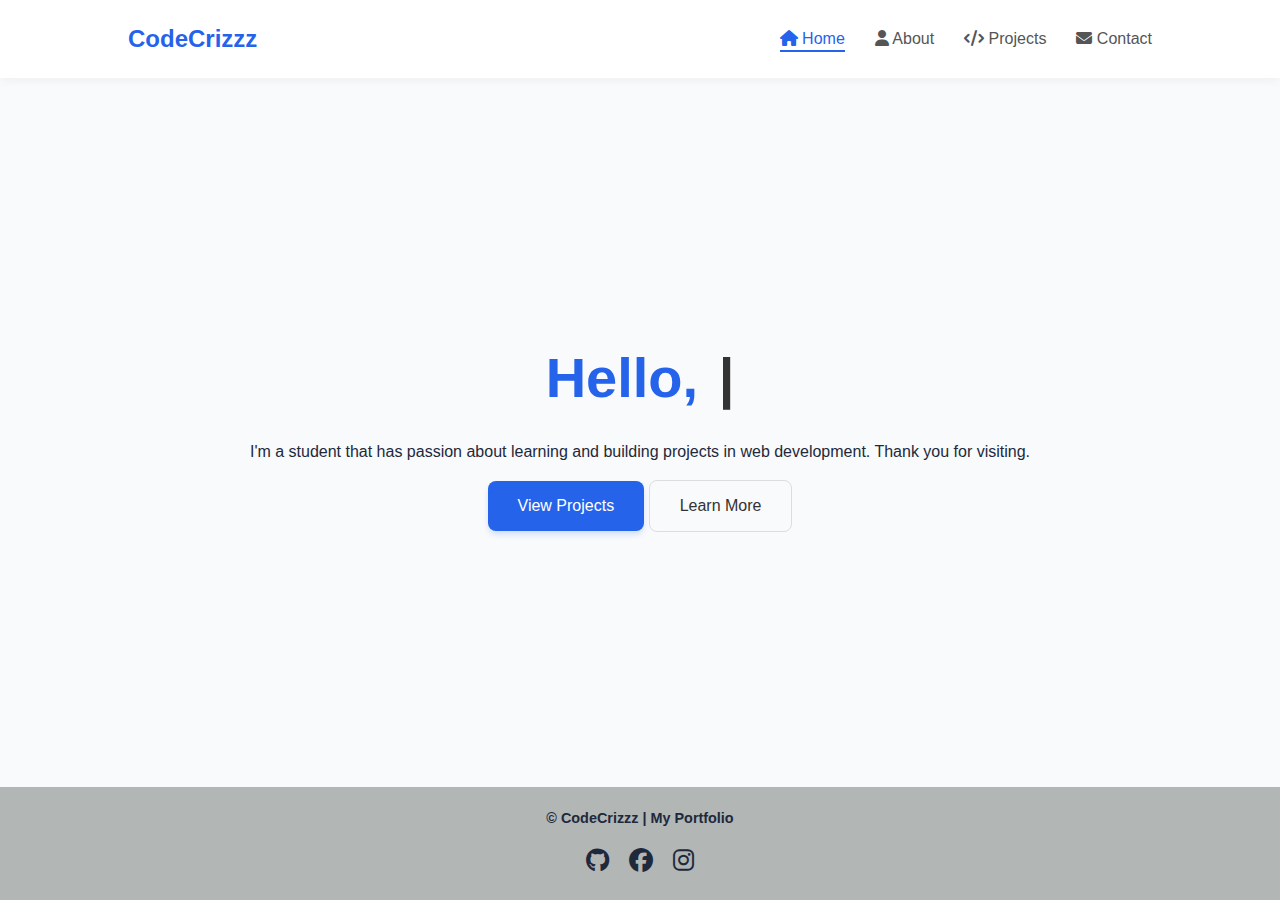
<file: index.html>
<!DOCTYPE html>
<html lang="en">
<head>
    <meta charset="UTF-8">
    <meta name="viewport" content="width=device-width, initial-scale=1.0">
    <title>Home | CodeCrizzz</title>
    <link rel="stylesheet" href="https://cdnjs.cloudflare.com/ajax/libs/font-awesome/6.5.1/css/all.min.css">
    <link rel="stylesheet" href="/css/styles.css">
</head>
<body class="home-page"> 
    <nav class="navbar">
        <div class="logo">CodeCrizzz</div>
        <input type="checkbox" id="menu-toggle">
        <label for="menu-toggle" class="hamburger">
            <i class="fas fa-bars"></i>
        </label>

        <ul class="nav-links">
            <li><a href="index.html" class="active"><i class="fas fa-home"></i> Home</a></li>
            <li><a href="about_me.html"><i class="fas fa-user"></i> About</a></li>
            <li><a href="projects.html"><i class="fas fa-code"></i> Projects</a></li>
            <li><a href="contact_me.html"><i class="fas fa-envelope"></i> Contact</a></li>
        </ul>
    </nav>

    <header class="hero">
        <div class="hero-content">
            <h1 id="running-text" class="typing-cursor"></h1>
            <p>I'm a student that has passion about learning and building projects in web development. Thank you for visiting.</p>
            <div class="hero-btns">
                <a href="/projects.html" class="btn-primary">View Projects</a>
                <a href="about_me.html" class="btn-secondary">Learn More</a> 
            </div>
        </div>
    </header>

    <footer class="site-footer">
        <div class="footer-inner">
            <p>&copy; CodeCrizzz | My Portfolio</p>
            <div class="footer-links">
                <a href="https://github.com/Crizzz-Dev" target="_blank"><i class="fa-brands fa-github"></i></a>
                <a href="https://www.facebook.com/christian.natividad.3720" target="_blank"><i class="fa-brands fa-facebook"></i></a>
                <a href="https://www.instagram.com/natividadchristian05/" target="_blank"><i class="fa-brands fa-instagram"></i></a>
            </div>
        </div>
    </footer>

    <script src="/js/script.js"></script>
</body>
</html>
</file>
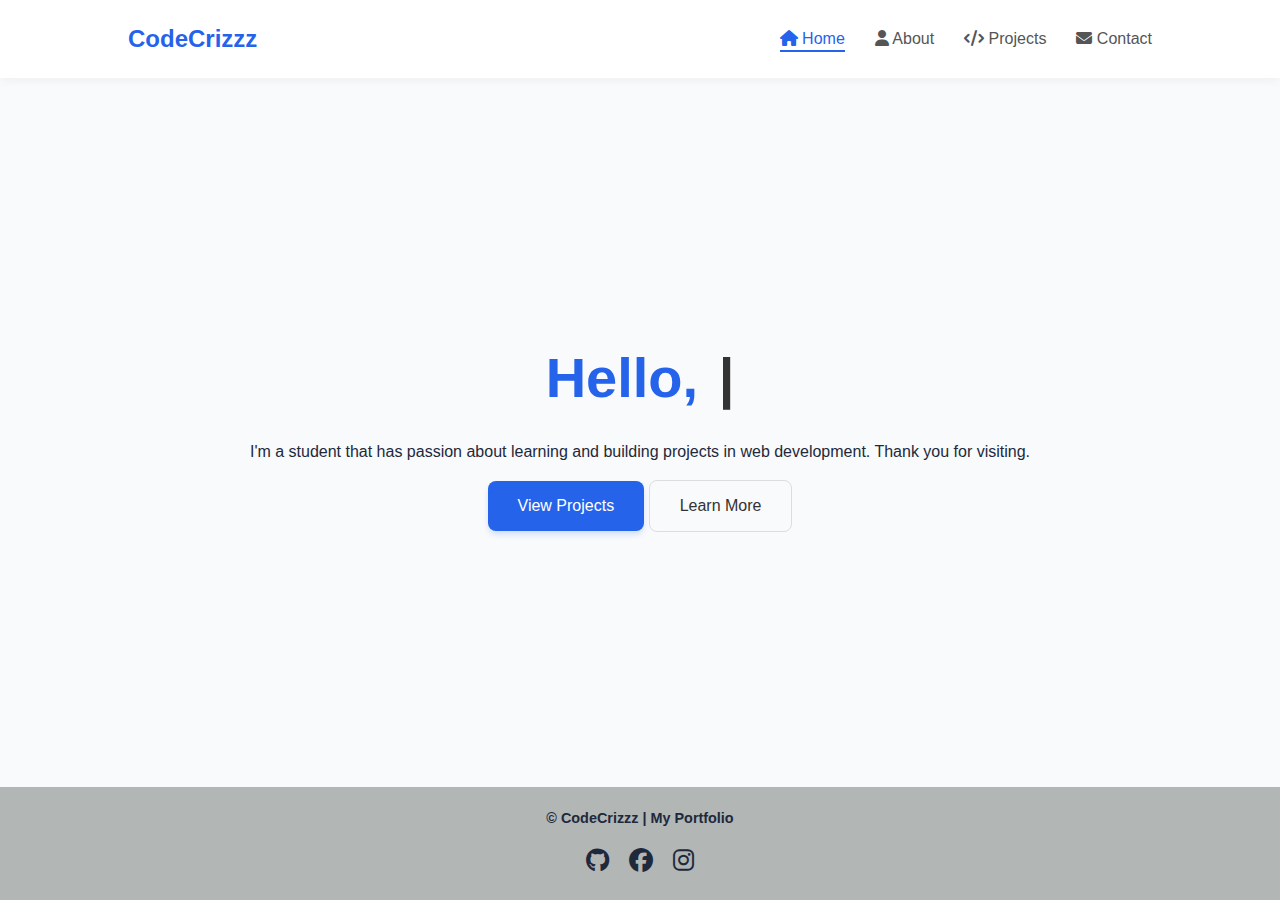
<file: main/index.html>
<!DOCTYPE html>
<html lang="en">
<head>
    <meta charset="UTF-8">
    <meta name="viewport" content="width=device-width, initial-scale=1.0">
    <title>Home | CodeCrizzz</title>
    <link rel="stylesheet" href="https://cdnjs.cloudflare.com/ajax/libs/font-awesome/6.5.1/css/all.min.css">
    <link rel="stylesheet" href="/main/css/styles.css">
</head>
<body class="home-page"> 
    <nav class="navbar">
        <div class="logo">CodeCrizzz</div>
        
        <input type="checkbox" id="menu-toggle">
        <label for="menu-toggle" class="hamburger">
            <i class="fas fa-bars"></i>
        </label>

        <ul class="nav-links">
            <li><a href="/main/index.html" class="active"><i class="fas fa-home"></i> Home</a></li>
            <li><a href="/main/html/about_me.html"><i class="fas fa-user"></i> About</a></li>
            <li><a href="/main/html/projects.html"><i class="fas fa-code"></i> Projects</a></li>
            <li><a href="/main/html/contact_me.html"><i class="fas fa-envelope"></i> Contact</a></li>
        </ul>
    </nav>

    <header class="hero">
        <div class="hero-content">
            <h1 id="running-text" class="typing-cursor"></h1>
            <p>I'm a student that has passion about learning and building projects in web development. Thank you for visiting.</p>
            <div class="hero-btns">
                <a href="/main/html/projects.html" class="btn-primary">View Projects</a>
                <a href="/main/html/about_me.html" class="btn-secondary">Learn More</a> 
            </div>
        </div>
    </header>

    <footer class="site-footer">
        <div class="footer-inner">
            <p>&copy; CodeCrizzz | My Portfolio</p>
            <div class="footer-links">
                <a href="https://github.com/Crizzz-Dev" target="_blank"><i class="fa-brands fa-github"></i></a>
                <a href="https://www.facebook.com/christian.natividad.3720" target="_blank"><i class="fa-brands fa-facebook"></i></a>
                <a href="https://www.instagram.com/natividadchristian05/" target="_blank"><i class="fa-brands fa-instagram"></i></a>
            </div>
        </div>
    </footer>

    <script src="/main/js/script.js"></script>
</body>
</html>
</file>
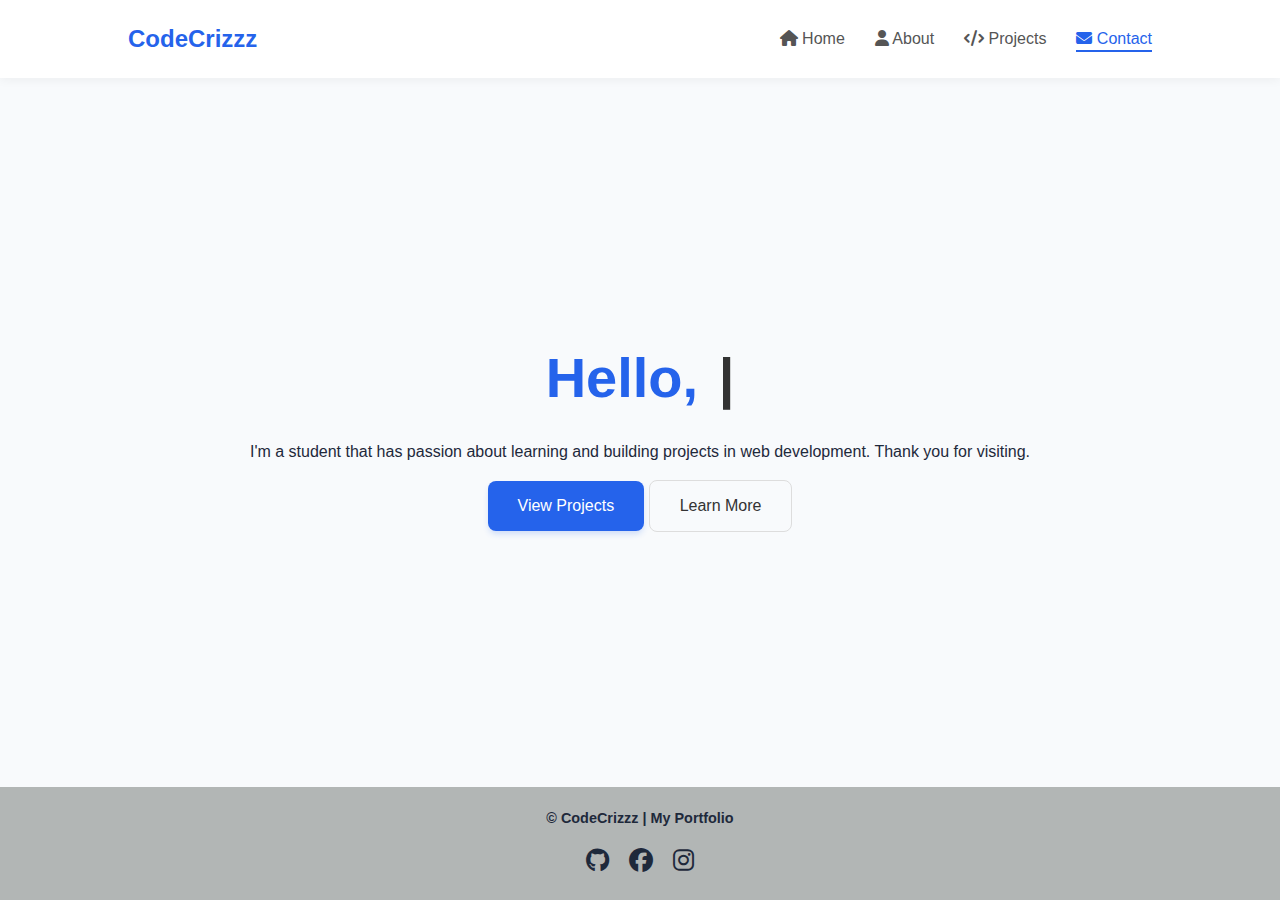
<file: main/html/index.html>
<!DOCTYPE html>
<html lang="en">
<head>
    <meta charset="UTF-8">
    <meta name="viewport" content="width=device-width, initial-scale=1.0">
    <title>Home | CodeCrizzz</title>
    <link rel="stylesheet" href="https://cdnjs.cloudflare.com/ajax/libs/font-awesome/6.5.1/css/all.min.css">
    <link rel="stylesheet" href="/main/css/styles.css">
</head>
<body class="home-page"> 
    <nav class="navbar">
        <div class="logo">CodeCrizzz</div>
        
        <input type="checkbox" id="menu-toggle">
        <label for="menu-toggle" class="hamburger">
            <i class="fas fa-bars"></i>
        </label>

        <ul class="nav-links">
            <li><a href="/main/html/index.html"><i class="fas fa-home"></i> Home</a></li>
            <li><a href="/main/html/about_me.html"><i class="fas fa-user"></i> About</a></li>
            <li><a href="/main/html/projects.html"><i class="fas fa-code"></i> Projects</a></li>
            <li><a href="/main/html/contact_me.html" class="active"><i class="fas fa-envelope"></i> Contact</a></li>
        </ul>
    </nav>

    <header class="hero">
        <div class="hero-content">
            <h1 id="running-text" class="typing-cursor"></h1>
            <p>I'm a student that has passion about learning and building projects in web development. Thank you for visiting.</p>
            <div class="hero-btns">
                <a href="/main/html/projects.html" class="btn-primary">View Projects</a>
                <a href="/main/html/about_me.html" class="btn-secondary">Learn More</a> 
            </div>
        </div>
    </header>

    <footer class="site-footer">
        <div class="footer-inner">
            <p>&copy; CodeCrizzz | My Portfolio</p>
            <div class="footer-links">
                <a href="https://github.com/Crizzz-Dev" target="_blank"><i class="fa-brands fa-github"></i></a>
                <a href="https://www.facebook.com/christian.natividad.3720" target="_blank"><i class="fa-brands fa-facebook"></i></a>
                <a href="https://www.instagram.com/natividadchristian05/" target="_blank"><i class="fa-brands fa-instagram"></i></a>
            </div>
        </div>
    </footer>

    <script src="/main/js/script.js"></script>
</body>
</html>
</file>
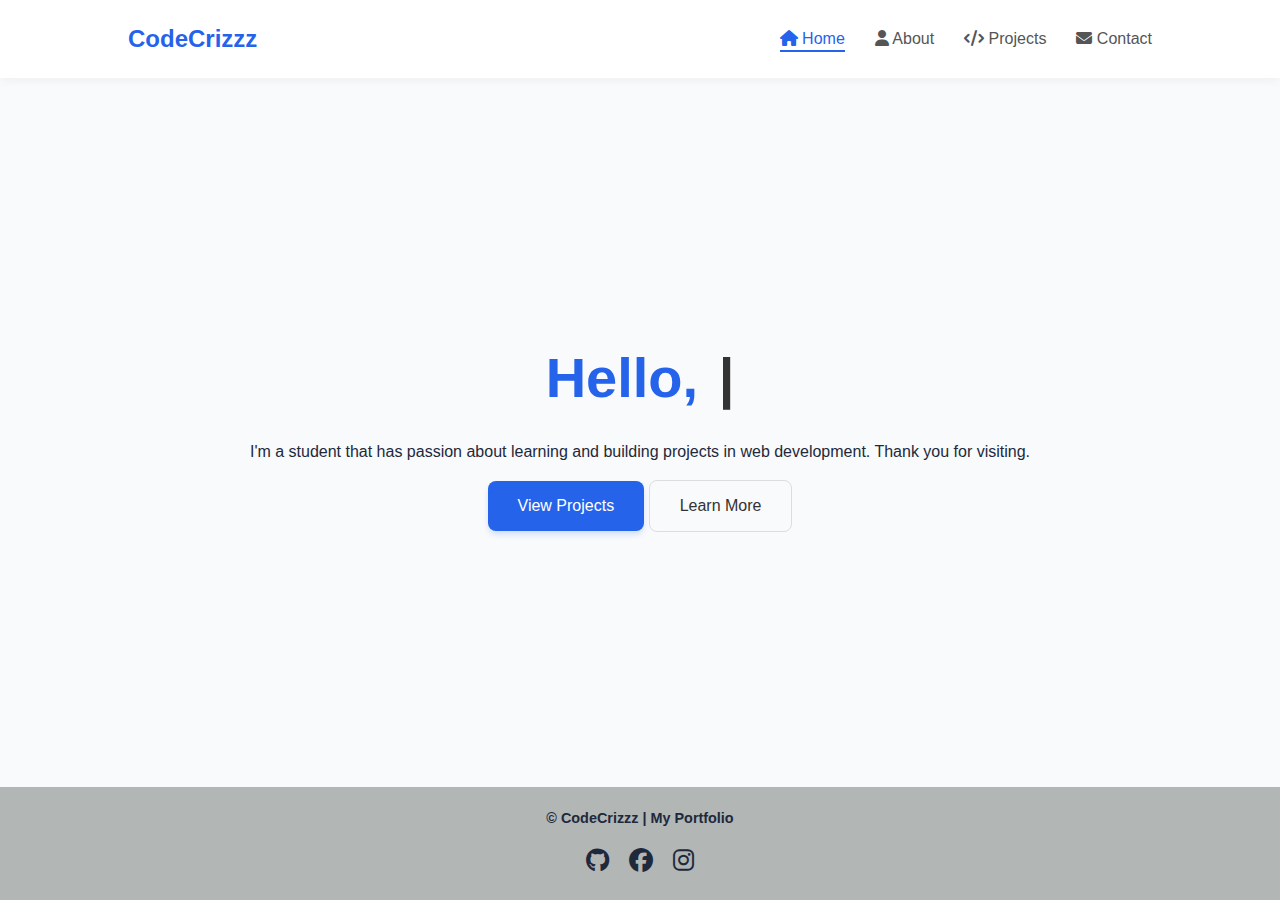
<file: main/main/html/index.html>
<!DOCTYPE html>
<html lang="en">
<head>
    <meta charset="UTF-8">
    <meta name="viewport" content="width=device-width, initial-scale=1.0">
    <title>Home | CodeCrizzz</title>
    <link rel="stylesheet" href="https://cdnjs.cloudflare.com/ajax/libs/font-awesome/6.5.1/css/all.min.css">
    <link rel="stylesheet" href="/main/css/styles.css">
</head>
<body class="home-page"> 
    <nav class="navbar">
        <div class="logo">CodeCrizzz</div>
        
        <input type="checkbox" id="menu-toggle">
        <label for="menu-toggle" class="hamburger">
            <i class="fas fa-bars"></i>
        </label>

        <ul class="nav-links">
            <li><a href="/index.html" class="active"><i class="fas fa-home"></i> Home</a></li>
            <li><a href="/main/html/about_me.html"><i class="fas fa-user"></i> About</a></li>
            <li><a href="/main/html/projects.html"><i class="fas fa-code"></i> Projects</a></li>
            <li><a href="/main/html/contact_me.html"><i class="fas fa-envelope"></i> Contact</a></li>
        </ul>
    </nav>

    <header class="hero">
        <div class="hero-content">
            <h1 id="running-text" class="typing-cursor"></h1>
            <p>I'm a student that has passion about learning and building projects in web development. Thank you for visiting.</p>
            <div class="hero-btns">
                <a href="/main/html/projects.html" class="btn-primary">View Projects</a>
                <a href="/main/html/about_me.html" class="btn-secondary">Learn More</a> 
            </div>
        </div>
    </header>

    <footer class="site-footer">
        <div class="footer-inner">
            <p>&copy; CodeCrizzz | My Portfolio</p>
            <div class="footer-links">
                <a href="https://github.com/Crizzz-Dev" target="_blank"><i class="fa-brands fa-github"></i></a>
                <a href="https://www.facebook.com/christian.natividad.3720" target="_blank"><i class="fa-brands fa-facebook"></i></a>
                <a href="https://www.instagram.com/natividadchristian05/" target="_blank"><i class="fa-brands fa-instagram"></i></a>
            </div>
        </div>
    </footer>

    <script src="/main/js/script.js"></script>
</body>
</html>
</file>
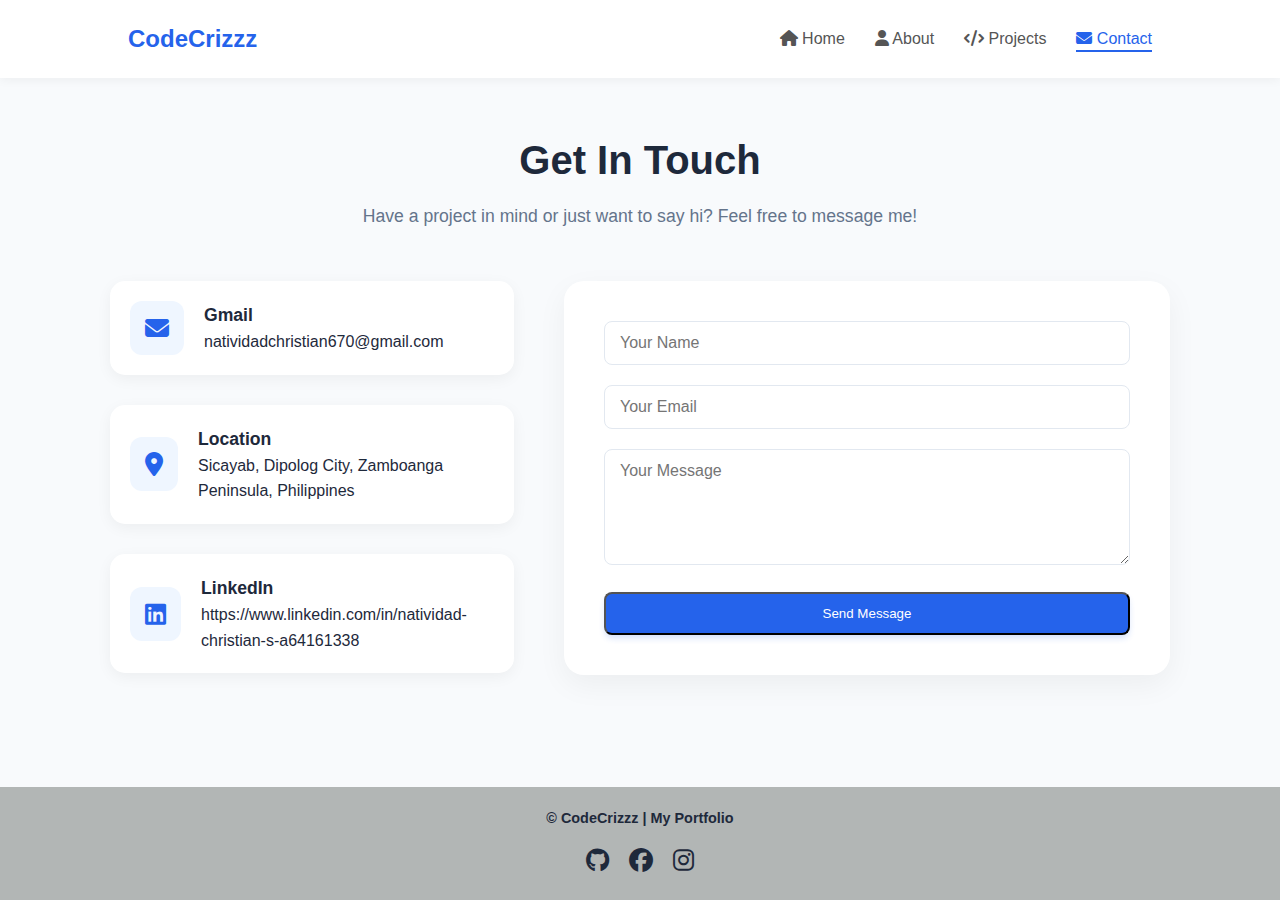
<file: contact_me.html>
<!DOCTYPE html>
<html lang="en">
<head>
    <meta charset="UTF-8">
    <meta name="viewport" content="width=device-width, initial-scale=1.0">
    <title>Contact Me | CodeCrizzz</title>
    <link rel="stylesheet" href="/css/styles.css">
    <link rel="stylesheet" href="https://cdnjs.cloudflare.com/ajax/libs/font-awesome/6.5.1/css/all.min.css">
</head>
<body>
    <nav class="navbar">
        <div class="logo">CodeCrizzz</div>
        <input type="checkbox" id="menu-toggle">
        <label for="menu-toggle" class="hamburger">
            <i class="fas fa-bars"></i>
        </label>
        <ul class="nav-links">
            <li><a href="index.html"><i class="fas fa-home"></i> Home</a></li>
            <li><a href="about_me.html"><i class="fas fa-user"></i> About</a></li>
            <li><a href="projects.html"><i class="fas fa-code"></i> Projects</a></li>
            <li><a href="contact_me.html" class="active"><i class="fas fa-envelope"></i> Contact</a></li>
        </ul>
    </nav>

    <main class="main-container">
        <section class="contact-section reveal">
            <header class="section-header">
                <h1>Get In Touch</h1>
                <p>Have a project in mind or just want to say hi? Feel free to message me!</p>
            </header>

            <div class="contact-grid">
                <div class="contact-info">
                    <div class="info-item">
                        <i class="fas fa-envelope"></i>
                        <div>
                            <h3>Gmail</h3>
                            <p>natividadchristian670@gmail.com</p>
                        </div>
                    </div>
                    <div class="info-item">
                        <i class="fas fa-location-dot"></i>
                        <div>
                            <h3>Location</h3>
                            <p>Sicayab, Dipolog City, Zamboanga Peninsula, Philippines</p>
                        </div>
                    </div>
                    <div class="info-item">
                        <i class="fab fa-linkedin"></i>
                        <div>
                            <h3>LinkedIn</h3>
                            <p>https://www.linkedin.com/in/natividad-christian-s-a64161338</p>
                        </div>
                    </div>
                </div>

                <form action="#" class="contact-form">
                    <div class="form-group">
                        <input type="text" placeholder="Your Name" required>
                    </div>
                    <div class="form-group">
                        <input type="email" placeholder="Your Email" required>
                    </div>
                    <div class="form-group">
                        <textarea placeholder="Your Message" rows="5" required></textarea>
                    </div>
                    <button type="submit" class="btn-primary">Send Message</button>
                </form>
            </div>
        </section>
    </main>

    <footer class="site-footer">
        <div class="footer-inner">
            <p>&copy; CodeCrizzz | My Portfolio</p>
            <div class="footer-links">
                <a href="https://github.com/Crizzz-Dev" target="_blank"><i class="fa-brands fa-github"></i></a>
                <a href="https://www.facebook.com/christian.natividad.3720" target="_blank"><i class="fa-brands fa-facebook"></i></a>
                <a href="https://www.instagram.com/natividadchristian05/" target="_blank"><i class="fa-brands fa-instagram"></i></a>
            </div>
        </div>
    </footer>
    <script src="/js/script.js"></script>
</body>
</html>
</file>
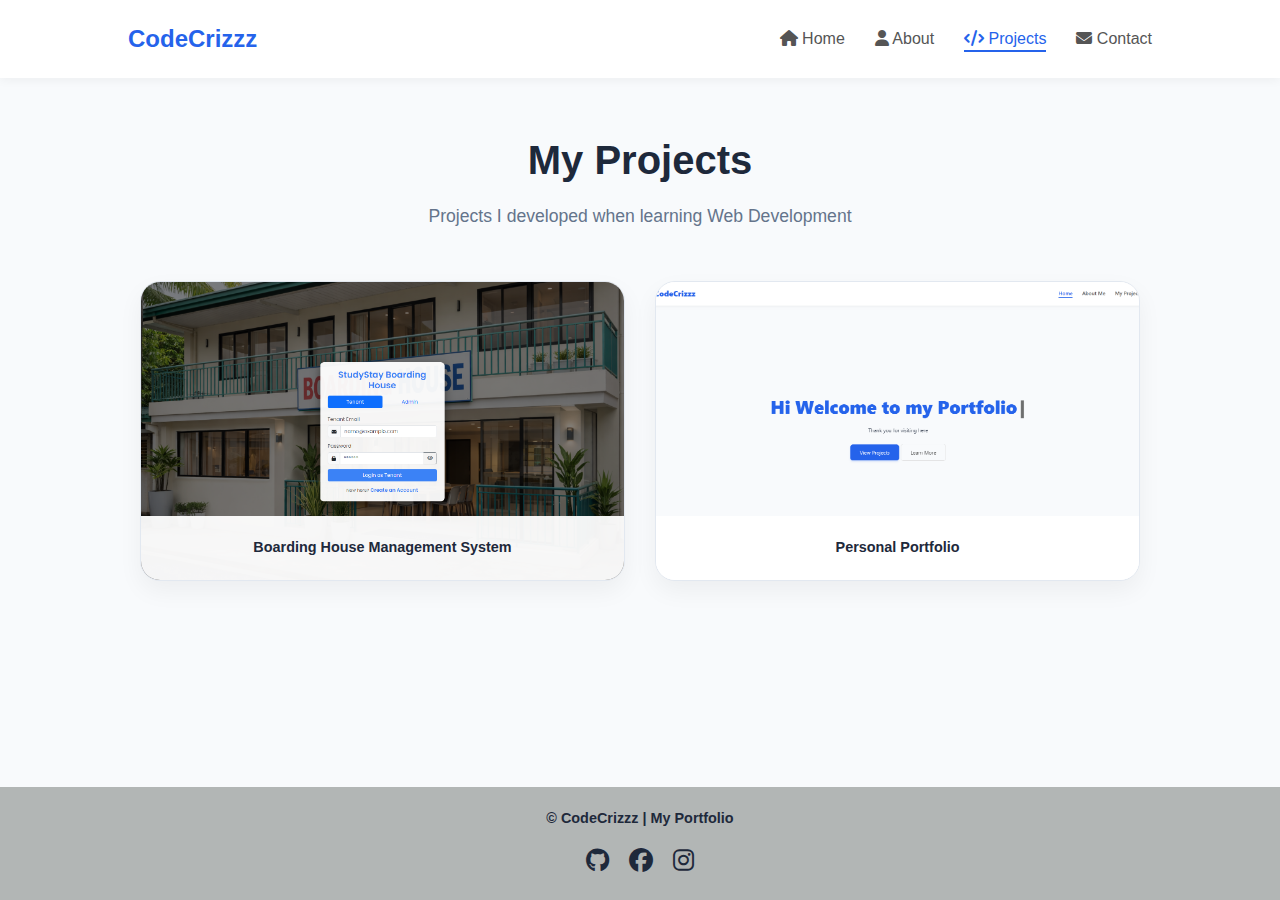
<file: projects.html>
<!DOCTYPE html>
<html lang="en">
<head>
    <meta charset="UTF-8">
    <meta name="viewport" content="width=device-width, initial-scale=1.0">
    <title>Projects | CodeCrizzz</title>
    <link rel="stylesheet" href="https://cdnjs.cloudflare.com/ajax/libs/font-awesome/6.5.1/css/all.min.css">
    <link rel="stylesheet" href="/css/styles.css">
</head>
<body>
    <nav class="navbar">
        <div class="logo">CodeCrizzz</div>
        
        <input type="checkbox" id="menu-toggle">
        <label for="menu-toggle" class="hamburger">
            <i class="fas fa-bars"></i>
        </label>

        <ul class="nav-links">
            <li><a href="index.html"><i class="fas fa-home"></i> Home</a></li>
            <li><a href="about_me.html"><i class="fas fa-user"></i> About</a></li>
            <li><a href="projects.html" class="active"><i class="fas fa-code"></i> Projects</a></li>
            <li><a href="contact_me.html"><i class="fas fa-envelope"></i> Contact</a></li>
        </ul>
    </nav>

    <main class="project-container">
        <header class="section-header reveal">
            <h1>My Projects</h1>
            <p>Projects I developed when learning Web Development</p>
        </header>

        <div class="project-grid">
            <div class="project-card reveal">
                <img src="/assets/img/bhms_img.png" alt="Boarding House System" class="project-img">
                
                <div class="project-title-label">
                    <h3>Boarding House Management System</h3>
                </div>

                <div class="project-overlay">
                    <div class="overlay-content">
                        <h3>Boarding House Management System</h3>
                        <p><strong>"A system that tracks tenants, rooms, and payments efficiently."</strong></p>
                        <a href="https://bhms.infinityfreeapp.com" target="_blank" class="view-btn">View System</a>
                    </div>
                </div>
            </div>

            <div class="project-card reveal">
                <img src="/assets/img/portfolio_img.png" alt="Personal Portfolio" class="project-img">
                
                <div class="project-title-label">
                    <h3>Personal Portfolio</h3>
                </div>

                <div class="project-overlay">
                    <div class="overlay-content">
                        <h3>Personal Portfolio</h3>
                        <p><strong> "A showcase of my skills in web development "</strong></p>
                        <a href="index.html" class="view-btn">View Portfolio</a>
                    </div>
                </div>
            </div>
        </div>
    </main>

    <footer class="site-footer">
        <div class="footer-inner">
            <p>&copy; CodeCrizzz | My Portfolio</p>
            <div class="footer-links">
                <a href="https://github.com/Crizzz-Dev" target="_blank"><i class="fa-brands fa-github"></i></a>
                <a href="https://www.facebook.com/christian.natividad.3720" target="_blank"><i class="fa-brands fa-facebook"></i></a>
                <a href="https://www.instagram.com/natividadchristian05/" target="_blank"><i class="fa-brands fa-instagram"></i></a>
            </div>
        </div>
    </footer>
    <script src="/js/script.js"></script>
</body>
</html>
</file>
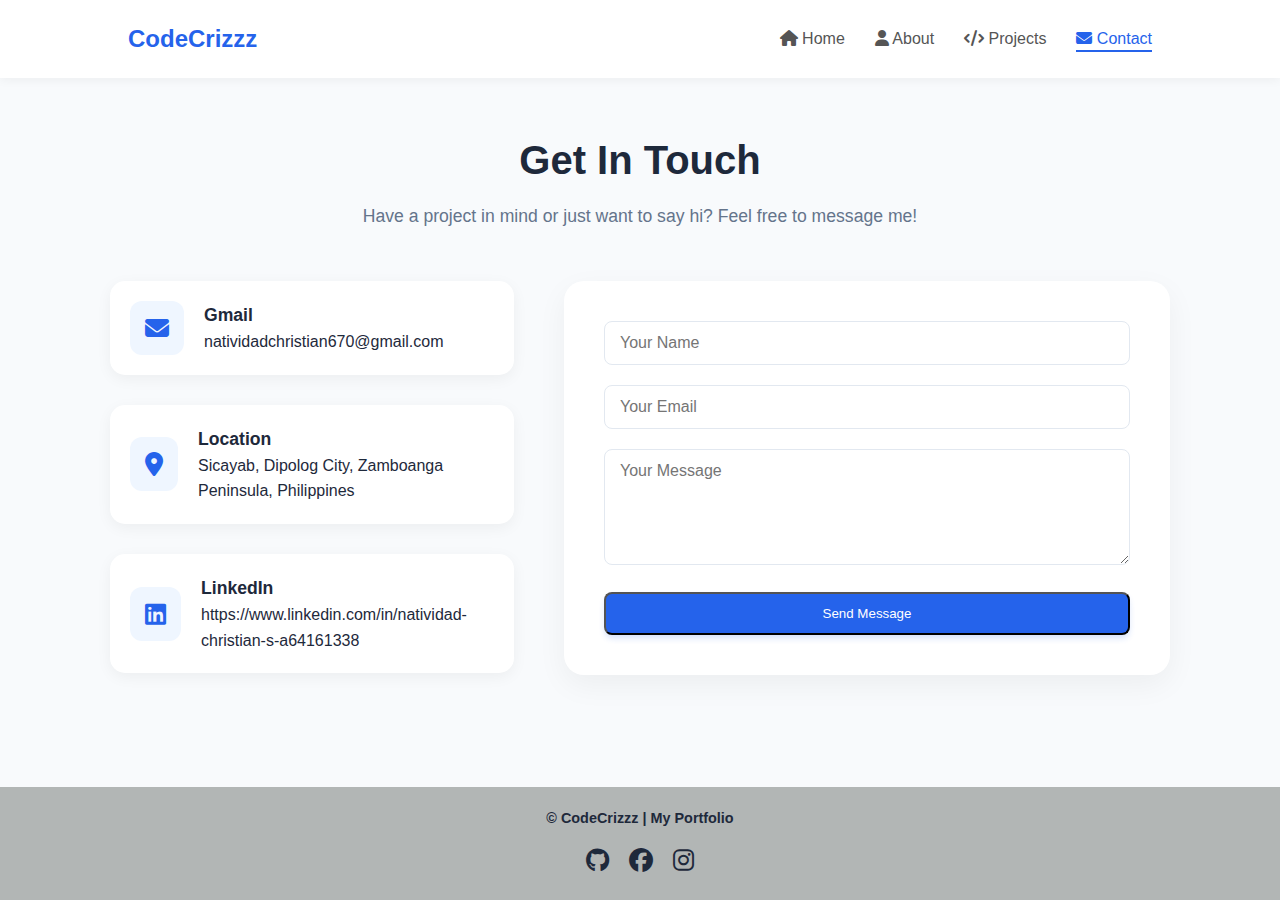
<file: html/contact_me.html>
<!DOCTYPE html>
<html lang="en">
<head>
    <meta charset="UTF-8">
    <meta name="viewport" content="width=device-width, initial-scale=1.0">
    <title>Contact Me | CodeCrizzz</title>
    <link rel="stylesheet" href="/css/styles.css">
    <link rel="stylesheet" href="https://cdnjs.cloudflare.com/ajax/libs/font-awesome/6.5.1/css/all.min.css">
</head>
<body>
    <nav class="navbar">
        <div class="logo">CodeCrizzz</div>
        <input type="checkbox" id="menu-toggle">
        <label for="menu-toggle" class="hamburger">
            <i class="fas fa-bars"></i>
        </label>
        <ul class="nav-links">
            <li><a href="/html/index.html"><i class="fas fa-home"></i> Home</a></li>
            <li><a href="/html/about_me.html"><i class="fas fa-user"></i> About</a></li>
            <li><a href="/html/projects.html"><i class="fas fa-code"></i> Projects</a></li>
            <li><a href="/html/contact_me.html" class="active"><i class="fas fa-envelope"></i> Contact</a></li>
        </ul>
    </nav>

    <main class="main-container">
        <section class="contact-section reveal">
            <header class="section-header">
                <h1>Get In Touch</h1>
                <p>Have a project in mind or just want to say hi? Feel free to message me!</p>
            </header>

            <div class="contact-grid">
                <div class="contact-info">
                    <div class="info-item">
                        <i class="fas fa-envelope"></i>
                        <div>
                            <h3>Gmail</h3>
                            <p>natividadchristian670@gmail.com</p>
                        </div>
                    </div>
                    <div class="info-item">
                        <i class="fas fa-location-dot"></i>
                        <div>
                            <h3>Location</h3>
                            <p>Sicayab, Dipolog City, Zamboanga Peninsula, Philippines</p>
                        </div>
                    </div>
                    <div class="info-item">
                        <i class="fab fa-linkedin"></i>
                        <div>
                            <h3>LinkedIn</h3>
                            <p>https://www.linkedin.com/in/natividad-christian-s-a64161338</p>
                        </div>
                    </div>
                </div>

                <form action="#" class="contact-form">
                    <div class="form-group">
                        <input type="text" placeholder="Your Name" required>
                    </div>
                    <div class="form-group">
                        <input type="email" placeholder="Your Email" required>
                    </div>
                    <div class="form-group">
                        <textarea placeholder="Your Message" rows="5" required></textarea>
                    </div>
                    <button type="submit" class="btn-primary">Send Message</button>
                </form>
            </div>
        </section>
    </main>

    <footer class="site-footer">
        <div class="footer-inner">
            <p>&copy; CodeCrizzz | My Portfolio</p>
            <div class="footer-links">
                <a href="https://github.com/Crizzz-Dev" target="_blank"><i class="fa-brands fa-github"></i></a>
                <a href="https://www.facebook.com/christian.natividad.3720" target="_blank"><i class="fa-brands fa-facebook"></i></a>
                <a href="https://www.instagram.com/natividadchristian05/" target="_blank"><i class="fa-brands fa-instagram"></i></a>
            </div>
        </div>
    </footer>
    <script src="/js/script.js"></script>
</body>
</html>
</file>
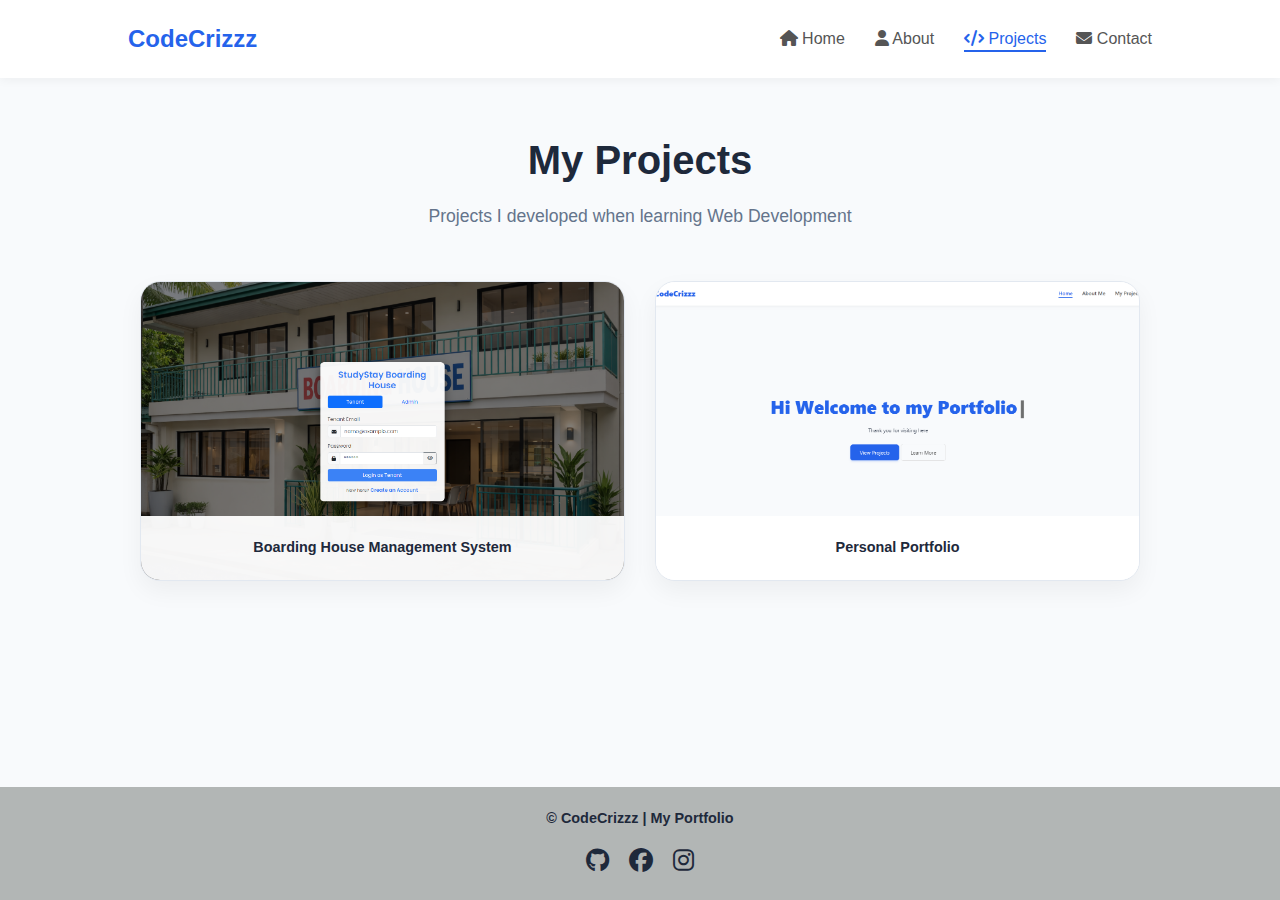
<file: html/projects.html>
<!DOCTYPE html>
<html lang="en">
<head>
    <meta charset="UTF-8">
    <meta name="viewport" content="width=device-width, initial-scale=1.0">
    <title>Projects | CodeCrizzz</title>
    <link rel="stylesheet" href="https://cdnjs.cloudflare.com/ajax/libs/font-awesome/6.5.1/css/all.min.css">
    <link rel="stylesheet" href="/css/styles.css">
</head>
<body>
    <nav class="navbar">
        <div class="logo">CodeCrizzz</div>
        
        <input type="checkbox" id="menu-toggle">
        <label for="menu-toggle" class="hamburger">
            <i class="fas fa-bars"></i>
        </label>

        <ul class="nav-links">
            <li><a href="index.html"><i class="fas fa-home"></i> Home</a></li>
            <li><a href="/html/about_me.html"><i class="fas fa-user"></i> About</a></li>
            <li><a href="/html/projects.html" class="active"><i class="fas fa-code"></i> Projects</a></li>
            <li><a href="/html/contact_me.html"><i class="fas fa-envelope"></i> Contact</a></li>
        </ul>
    </nav>

    <main class="project-container">
        <header class="section-header reveal">
            <h1>My Projects</h1>
            <p>Projects I developed when learning Web Development</p>
        </header>

        <div class="project-grid">
            <div class="project-card reveal">
                <img src="/img/bhms_img.png" alt="Boarding House System" class="project-img">
                
                <div class="project-title-label">
                    <h3>Boarding House Management System</h3>
                </div>

                <div class="project-overlay">
                    <div class="overlay-content">
                        <h3>Boarding House Management System</h3>
                        <p><strong>"A system that tracks tenants, rooms, and payments efficiently."</strong></p>
                        <a href="https://bhms.infinityfreeapp.com" target="_blank" class="view-btn">View System</a>
                    </div>
                </div>
            </div>

            <div class="project-card reveal">
                <img src="/img/portfolio_img.png" alt="Personal Portfolio" class="project-img">
                
                <div class="project-title-label">
                    <h3>Personal Portfolio</h3>
                </div>

                <div class="project-overlay">
                    <div class="overlay-content">
                        <h3>Personal Portfolio</h3>
                        <p><strong> "A showcase of my skills in web development "</strong></p>
                        <a href="index.html" class="view-btn">View Portfolio</a>
                    </div>
                </div>
            </div>
        </div>
    </main>

    <footer class="site-footer">
        <div class="footer-inner">
            <p>&copy; CodeCrizzz | My Portfolio</p>
            <div class="footer-links">
                <a href="https://github.com/Crizzz-Dev" target="_blank"><i class="fa-brands fa-github"></i></a>
                <a href="https://www.facebook.com/christian.natividad.3720" target="_blank"><i class="fa-brands fa-facebook"></i></a>
                <a href="https://www.instagram.com/natividadchristian05/" target="_blank"><i class="fa-brands fa-instagram"></i></a>
            </div>
        </div>
    </footer>
    <script src="/js/script.js"></script>
</body>
</html>
</file>
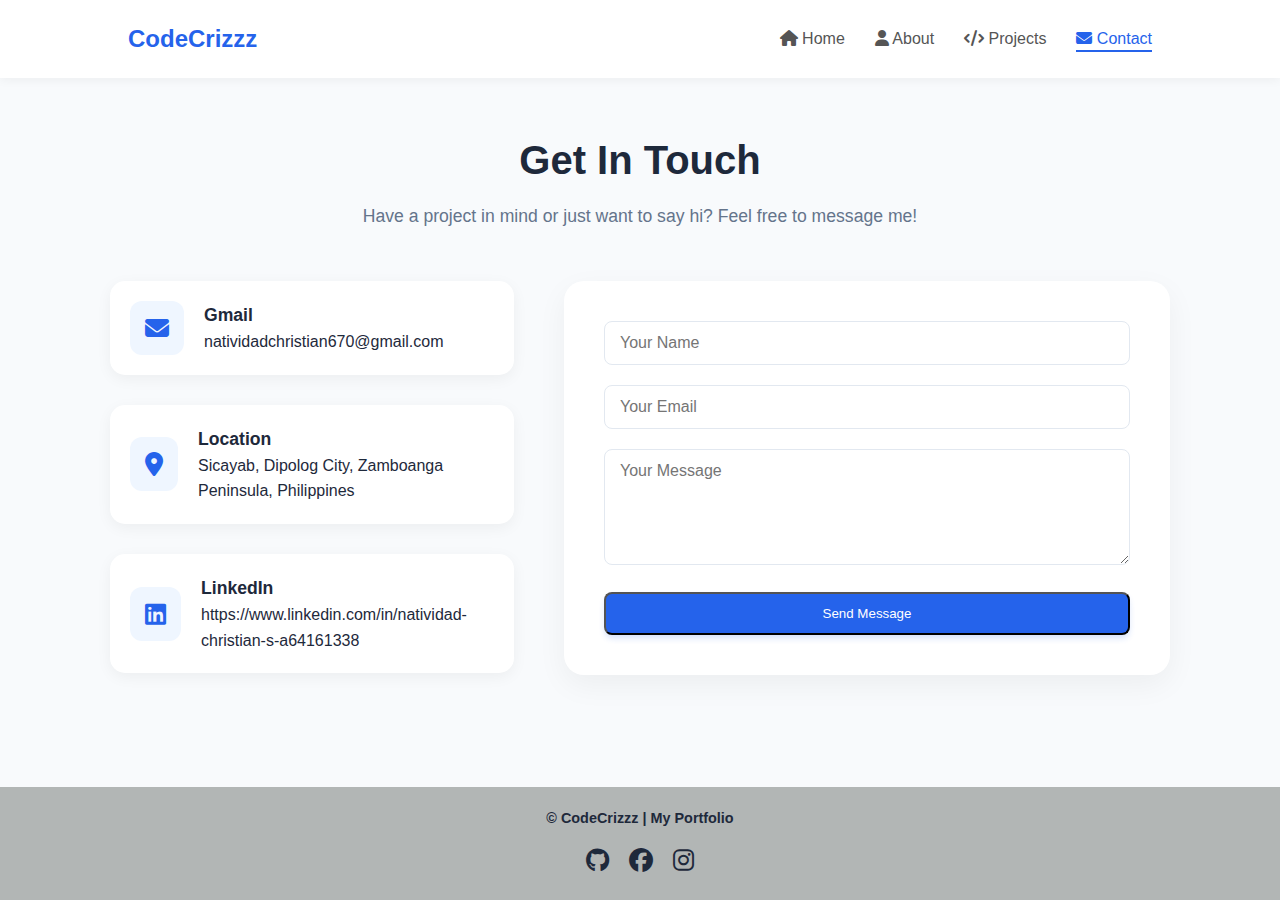
<file: main/html/contact_me.html>
<!DOCTYPE html>
<html lang="en">
<head>
    <meta charset="UTF-8">
    <meta name="viewport" content="width=device-width, initial-scale=1.0">
    <title>Contact Me | CodeCrizzz</title>
    <link rel="stylesheet" href="/main/css/styles.css">
    <link rel="stylesheet" href="https://cdnjs.cloudflare.com/ajax/libs/font-awesome/6.5.1/css/all.min.css">
</head>
<body>
    <nav class="navbar">
        <div class="logo">CodeCrizzz</div>
        <input type="checkbox" id="menu-toggle">
        <label for="menu-toggle" class="hamburger">
            <i class="fas fa-bars"></i>
        </label>
        <ul class="nav-links">
            <li><a href="/main/html/index.html"><i class="fas fa-home"></i> Home</a></li>
            <li><a href="/main/html/about_me.html"><i class="fas fa-user"></i> About</a></li>
            <li><a href="/main/html/projects.html"><i class="fas fa-code"></i> Projects</a></li>
            <li><a href="/main/html/contact_me.html" class="active"><i class="fas fa-envelope"></i> Contact</a></li>
        </ul>
    </nav>

    <main class="main-container">
        <section class="contact-section reveal">
            <header class="section-header">
                <h1>Get In Touch</h1>
                <p>Have a project in mind or just want to say hi? Feel free to message me!</p>
            </header>

            <div class="contact-grid">
                <div class="contact-info">
                    <div class="info-item">
                        <i class="fas fa-envelope"></i>
                        <div>
                            <h3>Gmail</h3>
                            <p>natividadchristian670@gmail.com</p>
                        </div>
                    </div>
                    <div class="info-item">
                        <i class="fas fa-location-dot"></i>
                        <div>
                            <h3>Location</h3>
                            <p>Sicayab, Dipolog City, Zamboanga Peninsula, Philippines</p>
                        </div>
                    </div>
                    <div class="info-item">
                        <i class="fab fa-linkedin"></i>
                        <div>
                            <h3>LinkedIn</h3>
                            <p>https://www.linkedin.com/in/natividad-christian-s-a64161338</p>
                        </div>
                    </div>
                </div>

                <form action="#" class="contact-form">
                    <div class="form-group">
                        <input type="text" placeholder="Your Name" required>
                    </div>
                    <div class="form-group">
                        <input type="email" placeholder="Your Email" required>
                    </div>
                    <div class="form-group">
                        <textarea placeholder="Your Message" rows="5" required></textarea>
                    </div>
                    <button type="submit" class="btn-primary">Send Message</button>
                </form>
            </div>
        </section>
    </main>

    <footer class="site-footer">
        <div class="footer-inner">
            <p>&copy; CodeCrizzz | My Portfolio</p>
            <div class="footer-links">
                <a href="https://github.com/Crizzz-Dev" target="_blank"><i class="fa-brands fa-github"></i></a>
                <a href="https://www.facebook.com/christian.natividad.3720" target="_blank"><i class="fa-brands fa-facebook"></i></a>
                <a href="https://www.instagram.com/natividadchristian05/" target="_blank"><i class="fa-brands fa-instagram"></i></a>
            </div>
        </div>
    </footer>
    <script src="/main/js/script.js"></script>
</body>
</html>
</file>
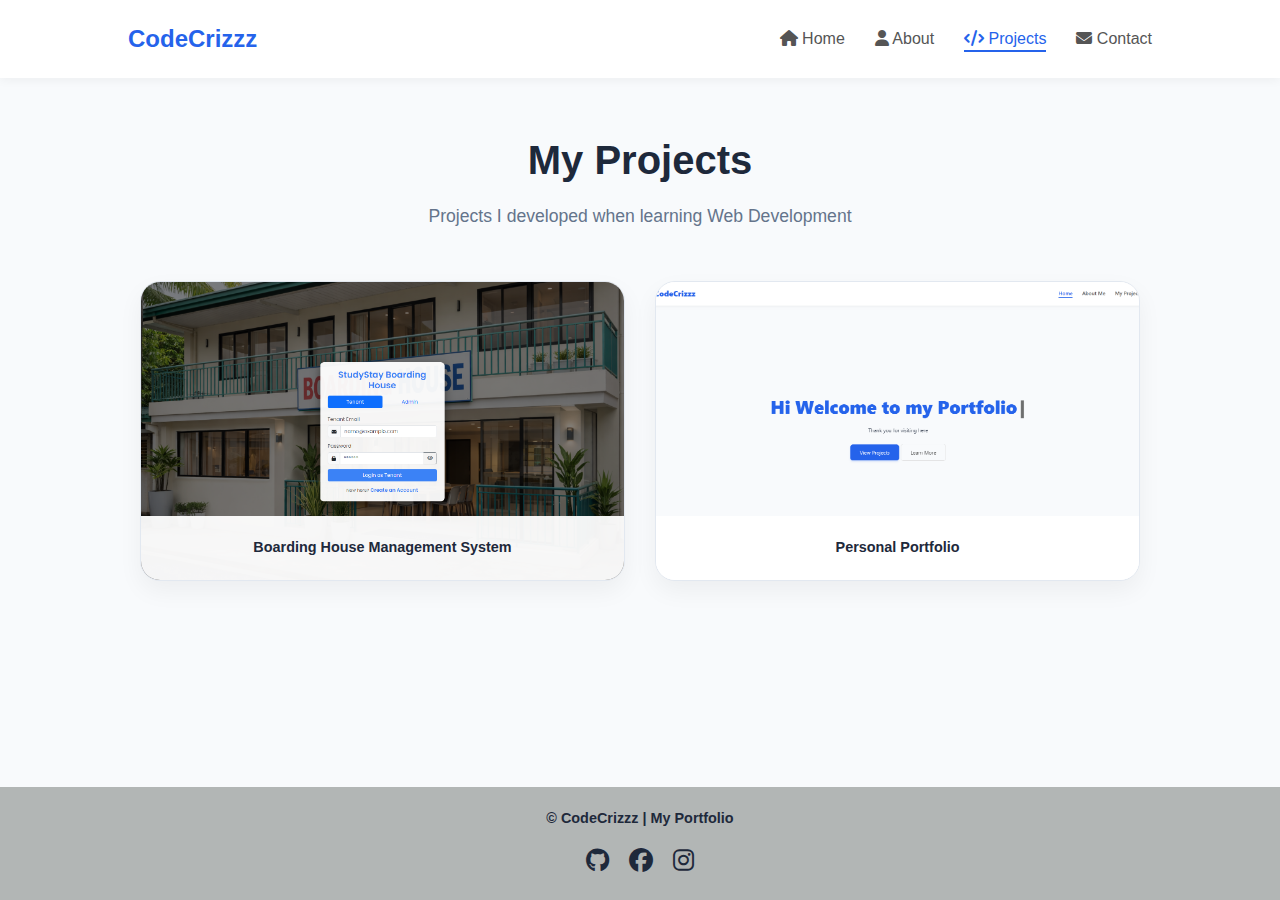
<file: main/html/projects.html>
<!DOCTYPE html>
<html lang="en">
<head>
    <meta charset="UTF-8">
    <meta name="viewport" content="width=device-width, initial-scale=1.0">
    <title>Projects | CodeCrizzz</title>
    <link rel="stylesheet" href="https://cdnjs.cloudflare.com/ajax/libs/font-awesome/6.5.1/css/all.min.css">
    <link rel="stylesheet" href="/main/css/styles.css">
</head>
<body>
    <nav class="navbar">
        <div class="logo">CodeCrizzz</div>
        
        <input type="checkbox" id="menu-toggle">
        <label for="menu-toggle" class="hamburger">
            <i class="fas fa-bars"></i>
        </label>

        <ul class="nav-links">
            <li><a href="/main/html/index.html"><i class="fas fa-home"></i> Home</a></li>
            <li><a href="/main/html/about_me.html"><i class="fas fa-user"></i> About</a></li>
            <li><a href="/main/html/projects.html" class="active"><i class="fas fa-code"></i> Projects</a></li>
            <li><a href="/main/html/contact_me.html"><i class="fas fa-envelope"></i> Contact</a></li>
        </ul>
    </nav>

    <main class="project-container">
        <header class="section-header reveal">
            <h1>My Projects</h1>
            <p>Projects I developed when learning Web Development</p>
        </header>

        <div class="project-grid">
            <div class="project-card reveal">
                <img src="/main/img/bhms_img.png" alt="Boarding House System" class="project-img">
                
                <div class="project-title-label">
                    <h3>Boarding House Management System</h3>
                </div>

                <div class="project-overlay">
                    <div class="overlay-content">
                        <h3>Boarding House Management System</h3>
                        <p><strong>"A system that tracks tenants, rooms, and payments efficiently."</strong></p>
                        <a href="https://bhms.infinityfreeapp.com" target="_blank" class="view-btn">View System</a>
                    </div>
                </div>
            </div>

            <div class="project-card reveal">
                <img src="/main/img/portfolio_img.png" alt="Personal Portfolio" class="project-img">
                
                <div class="project-title-label">
                    <h3>Personal Portfolio</h3>
                </div>

                <div class="project-overlay">
                    <div class="overlay-content">
                        <h3>Personal Portfolio</h3>
                        <p><strong> "A showcase of my skills in web development "</strong></p>
                        <a href="/main/html/index.html" class="view-btn">View Portfolio</a>
                    </div>
                </div>
            </div>
        </div>
    </main>

    <footer class="site-footer">
        <div class="footer-inner">
            <p>&copy; CodeCrizzz | My Portfolio</p>
            <div class="footer-links">
                <a href="https://github.com/Crizzz-Dev" target="_blank"><i class="fa-brands fa-github"></i></a>
                <a href="https://www.facebook.com/christian.natividad.3720" target="_blank"><i class="fa-brands fa-facebook"></i></a>
                <a href="https://www.instagram.com/natividadchristian05/" target="_blank"><i class="fa-brands fa-instagram"></i></a>
            </div>
        </div>
    </footer>
    <script src="/main/js/script.js"></script>
</body>
</html>
</file>
<file: css/styles.css>
* {
    margin: 0;
    padding: 0;
    box-sizing: border-box;
}

html, body {
    height: 100%; 
    margin: 0;
}

body {
    font-family: 'Segoe UI', Tahoma, Geneva, Verdana, sans-serif;
    background: #f8fafc;
    color: #1e293b; line-height: 1.6; 
    overflow-x: hidden;
    min-height: 100vh;
    display: flex;
    flex-direction: column; /* Stacks Header, Main, and Footer */
}

/* -----------------------Navigation--------------------- */
.navbar {
    display: flex;
    justify-content: space-between;
    align-items: center;
    padding: 20px 10%;
    background: #fff;
    box-shadow: 0 2px 10px rgba(0,0,0,0.05);
    position: sticky;
    top: 0;
    z-index: 1000;

}

.logo {
    font-weight: 800;
    font-size: 1.5rem;
    color: #2563eb;
}

.nav-links {
    display: flex;
    list-style: none;
    gap: 30px;
}

.nav-links li {
    margin-left: 0px;
}

.nav-links a {
    text-decoration: none;
    color: #555;
    font-weight: 500;
    position: relative; 
    padding: 5px 0;
    transition: color 0.3s ease;
}

.nav-links a:hover {
    color: #2563eb;
}

.nav-links a::after {
    content: '';
    position: absolute;
    width: 100%;
    height: 2px;
    bottom: 0;
    left: 0;
    background-color: #2563eb; 
    transform: scaleX(0);
    transform-origin: bottom right; 
    transition: transform 0.3s ease-out;
}
.nav-links a:hover::after {
    transform: scaleX(1); 
    transform-origin: bottom left; 
}

.nav-links a.active, .nav-links a:hover {
    color: #2563eb;
}

.nav-links a.active::after {
    transform: scaleX(1);
    background-color: #2563eb;
}

.hamburger {
    display: none; 
    z-index: 2001; 
    cursor: pointer;
    font-size: 1.5rem;
    color: #2563eb;
    transition: transform 0.4s ease;
}

#menu-toggle {
    display: none; 
}

#menu-toggle:checked ~ .hamburger {
    transform: rotate(90deg);
}

/* ---------------------------landing page Section---------------------------- */
.home-page {
    height: 100vh;
    display: flex;
    flex-direction: column;
    overflow: hidden; 
}

.home-page::-webkit-scrollbar { 
    display: none; 
}

.home-page {
    display: flex;
    flex-direction: column;
    height: 100vh; 
    width: 100%;
    overflow: hidden; 
    background: #f8fafc;
    -ms-overflow-style: none;
    scrollbar-width: none;
}

.home-page .hero {
    flex: 1; 
    display: flex;
    align-items: center;
    justify-content: center;
    text-align: center;
    padding: 20px;
    height: auto; 
}

.hero {
    height: 80vh;
    display: flex;
    align-items: center;
    justify-content: center;
    text-align: center;
}

.hero h1 {
    font-size: 3.5rem;
    margin-bottom: 1rem;
}

.hero-btns {
    margin-top: 1rem;
}

.btn-primary {
    display: inline-block;
    background: #2563eb;
    color: white;
    padding: 12px 30px;
    border-radius: 8px;
    text-decoration: none;
    transition: all 0.3s cubic-bezier(0.4, 0, 0.2, 1);
    box-shadow: 0 4px 6px -1px rgba(37, 99, 235, 0.2);
}

.btn-primary:hover {
    transform: translateY(-3px); 
    box-shadow: 0 10px 15px -3px rgba(37, 99, 235, 0.4);
    filter: brightness(1.1); 
}

.btn-secondary {
    display: inline-block;
    border: 1px solid #ddd;
    color: #333;
    padding: 12px 30px;
    border-radius: 8px;
    text-decoration: none;
    transition: all 0.3s ease;
}

.btn-secondary:hover {
    background-color: #f1f5f9;
    border-color: #2563eb;
    color: #2563eb;
    transform: translateY(-3px);
}

/* ---------------------------About me Section-------------------------------- */
.main-container {
    flex: 1 0 auto;        
    width: 100%;
    max-width: 900px;
    margin: 50px auto;
    padding: 0 20px;
}

.bio-flex-container {
    display: flex;
    flex-direction: column; 
    align-items: center;
    text-align: center;
    gap: 25px;
}

.content-grid {
    display: grid;
    grid-template-columns: 2.5fr 1fr; 
    gap: 30px;
    align-items: start;
}

.bio-card {
    background: #ffffff;
    padding: 40px;
    border-radius: 20px;
    box-shadow: 0 10px 30px rgba(0, 0, 0, 0.05);
    width: 100%;
}

.bio-card, .stats-sidebar {
    background: #ffffff;
    padding: 30px;
    border-radius: 15px;
    box-shadow: 0 4px 6px rgba(0, 0, 0, 0.02);
    border: 1px solid #e2e8f0;
}

.bio-flex-container {
    display: flex;
    align-items: flex-start; 
    gap: 30px;
}

.bio-flex-row {
    display: flex;
    align-items: center; 
    gap: 40px;
}

.profile-image-container {
    flex-shrink: 0;
    width: 250px; 
    height: 250px; 
    border-radius: 20px; 
    overflow: hidden;
    border: 4px solid #f1f5f9;
    box-shadow: 0 4px 12px rgba(0,0,0,0.08);
    transition: transform 0.3s ease;
}

.profile-image-container:hover {
    transform: scale(1.05); 
}

.profile-pic {
    width: 100%;
    height: 100%;
    object-fit: cover;
}

.bio-flex-row {
    display: flex;
    align-items: center; 
    gap: 50px; 
}

.bio-details h2 { 
    color: #2563eb; 
    font-size: 1.8rem; 
    margin-bottom: 15px; 
}

.bio-details p { 
    color: #475569; 
    margin-bottom: 10px; 
}

.bio-details h2 {
    margin-bottom: 15px;
    color: #2563eb;
    font-size: 1.8rem;
    font-weight: 800;
}

.bio-details p {
    margin-bottom: 15px;
    color: #475569;
    line-height: 1.7;
}

.bio-details p:last-child {
    margin-bottom: 0;
}

.bio-flex-container {
    display: flex;
    align-items: stretch; 
    gap: 30px;
}

.stats-container {
    display: grid;
    grid-template-columns: 1fr 1fr; 
    gap: 20px;
    width: 100%;
    margin: 30px auto;
    align-items: stretch; 
}

.stat-box {
    background: #ffffff;
    padding: 40px;
    border-radius: 20px;
    box-shadow: 0 4px 20px rgba(0,0,0,0.03);
    text-align: center;
    display: flex;
    flex-direction: column;
    justify-content: flex-start; 
    border: 1px solid #e2e8f0;
    height: 100%;
    margin-bottom: 0 !important; 
}

.stat-box:not(:last-child) {
    margin-bottom: 0; 
    padding-bottom: 40px; 
    border-bottom: none;
}

.stat-box h3 {
    font-size: 1.5rem; 
    margin-bottom: 25px;
    color: #1e293b;
}

/* Skill Tags*/
.tags {
    display: flex;
    flex-wrap: wrap;
    gap: 15px; 
    justify-content: center;
}

.skill-pill {
    display: flex;
    align-items: center;
    gap: 12px;
    background: #ffffff;
    padding: 14px 24px; 
    border-radius: 15px;
    font-size: 1.1rem; 
    font-weight: 700;
    color: #334155;
    border: 2px solid #f1f5f9;
    transition: all 0.4s cubic-bezier(0.175, 0.885, 0.32, 1.275);
}

.skill-pill i {
    font-size: 1.5rem; 
}

.skill-pill:hover {
    background: #2563eb;
    color: #ffffff;
    border-color: #2563eb;
    transform: scale(1.1) translateY(-5px);
    box-shadow: 0 15px 30px rgba(37, 99, 235, 0.25);
}

.skill-pill:hover i {
    color: #ffffff !important;
}

.tags span { 
    background: #eff6ff; 
    color: #2563eb; 
    padding: 5px 12px; 
    border-radius: 20px; 
    font-size: 0.8rem; 
    font-weight: 600; 
}

.tags span:hover {
    background: #2563eb;
    color: #ffffff;
    transform: translateY(-2px);
}

.tags.justify-center {
    justify-content: center;
    display: flex;
    flex-wrap: wrap;
    gap: 10px;
    margin-top: 15px;
}

/* Education Text */
.education-box {
    justify-content: center; 
}

.edu-icon {
    font-size: 3rem;
    color: #2563eb;
    margin-bottom: 20px;
}

.edu-content h4 {
    font-size: 1.4rem;
    color: #1e293b;
    margin-bottom: 5px;
}

.school-name {
    font-weight: 600;
    color: #475569;
}

.stat-box p {
    font-size: 0.95rem;
    color: #64748b;
}

.stat-box strong {
    color: #1e293b;
}

.stat-box h3 {
    color: #2563eb;
    margin-bottom: 10px;
    text-transform: uppercase;
    letter-spacing: 1px;
}

.info-grid-container {
    display: grid;
    grid-template-columns: 1fr 1fr; 
    gap: 30px;
    width: 100%;
    max-width: 1000px;
    margin: 0 auto;
    align-items: stretch; 
}

/* ----------------------Projects Section--------------------- */
.project-container, .main-container {
    flex: 1 0 auto; 
    width: 100%;
    max-width: 1100px;
    margin: 50px auto;
    padding: 0 20px;
}

.project-container {
    max-width: 1100px;
    margin: 50px auto;
    padding: 0 20px;
    display: flex;
    flex-direction: column;
    align-items: center;
}

.project-grid {
    display: grid;
    grid-template-columns: 1fr 1fr; 
    gap: 30px;
    width: 100%;
    max-width: 1000px; 
    justify-content: center;
}

.project-card {
    position: relative;
    height: 300px; 
    border-radius: 20px;
    overflow: hidden;
    background: #fff;
    border: 1px solid #e2e8f0;
    box-shadow: 0 10px 25px rgba(0, 0, 0, 0.05);
    transition: transform 0.3s ease;
    width: 100%; 
}

.project-img {
    width: 100%;
    height: 100%;
    object-fit: cover;
    transition: filter 0.6s ease, transform 0.6s ease;
}

.project-title-label {
    position: absolute;
    bottom: 0;
    width: 100%;
    background: rgba(255, 255, 255, 0.95);
    padding: 20px;
    text-align: center;
    z-index: 2;
    transition: opacity 0.4s ease, transform 0.4s ease;
}

.project-title-label h3 {
    margin: 0;
    font-size: .9rem;
    color: #1e293b;
    font-weight: 900;
}

.project-img {
    width: 100%;
    height: 100%;
    object-fit: cover; 
    transition: transform 0.5s ease;
}

.project-overlay {
    position: absolute;
    top: 0;
    left: 0;
    width: 100%;
    height: 100%;
    background: rgba(255, 255, 255, 0.85); 
    display: flex;
    align-items: center;
    justify-content: center;
    padding: 30px;
    opacity: 0;
    z-index: 3;
    transition: opacity 0.5s ease;
}

.project-card:hover .project-overlay {
    opacity: 1; 
}

.project-card:hover .project-title-label {
    opacity: 0;
    transform: translateY(20px);
}

.project-card:hover .project-img {
    filter: blur(10px); 
    transform: scale(1.1);
}

.overlay-content {
    text-align: center;
    color: #000000;
}

.overlay-content h3 {
    font-size: 1.4rem;
    margin-bottom: 12px;
}

.overlay-content p {
    font-size: 0.9rem;
    line-height: 1.5;
    margin-bottom: 20px;
    color: #000000;
}

.view-btn {
    display: inline-block;
    background: #4201f5;
    color: #ffffff;
    padding: 10px 25px;
    border-radius: 50px;
    text-decoration: none;
    font-weight: 700;
    font-size: 0.85rem;
    transition: background 0.3s, transform 0.3s;
}

.view-btn:hover {
    background: #2de7ff;
    transform: translateY(-3px);
    box-shadow: 0 5px 15px rgba(0, 0, 0, 0.1);
}

.section-header {
    text-align: center;
    margin-bottom: 50px;
}

.section-header h1 {
    font-size: 2.5rem;
    color: #1e293b;
    margin-bottom: 10px;
}

.section-header p {
    color: #64748b;
    font-size: 1.1rem;
}

.reveal { 
    opacity: 0; 
    transform: translateY(30px); 
    transition: 0.8s ease-out; 
}

.reveal.active { 
    opacity: 1; 
    transform: translateY(0); 
}

/* -------------------- Contact me ------------------ */
.contact-grid {
    display: grid;
    grid-template-columns: 1fr 1.5fr;
    gap: 50px;
    margin-top: 30px;
}

.contact-info {
    display: flex;
    flex-direction: column;
    gap: 30px;
}

.info-item {
    display: flex;
    align-items: center;
    gap: 20px;
    background: #fff;
    padding: 20px;
    border-radius: 15px;
    box-shadow: 0 4px 15px rgba(0,0,0,0.05);
}

.info-item i {
    font-size: 1.5rem;
    color: #2563eb;
    background: #eff6ff;
    padding: 15px;
    border-radius: 12px;
}

.info-item h3 {
    font-size: 1.1rem;
    color: #1e293b;
}

.contact-form {
    background: #fff;
    padding: 40px;
    border-radius: 20px;
    box-shadow: 0 10px 30px rgba(0, 0, 0, 0.05);
    display: flex;
    flex-direction: column;
    gap: 20px;
}

.form-group input, 
.form-group textarea {
    width: 100%;
    padding: 12px 15px;
    border: 1px solid #e2e8f0;
    border-radius: 8px;
    font-family: inherit;
    font-size: 1rem;
    outline: none;
    transition: border-color 0.3s;
}

.form-group input:focus, 
.form-group textarea:focus {
    border-color: #2563eb;
}

/* -------------------------FOOTER SECTION---------------------- */
.site-footer {
    flex-shrink: 0;        
    width: 100%;
    background: #b2b6b5;
    padding: 20px 0;
}

.footer-inner {
    display: flex;
    flex-direction: column;
    align-items: center;
    gap: 12px;
}

.footer-inner p {
    color: #1e293b;
    font-size: 0.9rem;
    font-weight: 700;
}

.footer-links {
    display: flex;
    gap: 20px;
}

.footer-links a {
    color: #1e293b;
    font-size: 1.5rem; 
    transition: all 0.3s ease;
}

.footer-links a:hover {
    color: #2563eb;
    transform: translateY(-3px);
}

@keyframes fadeInUp {
    from {
        opacity: 0;
        transform: translateY(20px);
    }
    to {
        opacity: 1;
        transform: translateY(0);
    }
}

.hero-content {
    animation: fadeInUp 1s ease-out forwards;
}

/* Hover Animations for Buttons and Cards */
.btn-primary:hover, .btn-secondary:hover {
    transform: scale(1.05);
    transition: 0.2s;
}

.project-item:hover {
    transform: translateY(-10px);
    border-color: #2563eb;
    box-shadow: 0 10px 20px rgba(0,0,0,0.1);
    transition: 0.3s;
}

/* The typing cursor effect */
.typing-cursor::after {
    content: "|";
    margin-left: 5px;
    color: #333;
    animation: blink 0.8s infinite;
}

@keyframes blink {
    0%, 100% { opacity: 1; }
    50% { opacity: 0; }
}

#running-text {
    min-height: 1.2em; 
    display: inline-block;
    color: #2563eb;
    font-weight: 800;
}

/* ------------------------Responsive-------------------- */


@media (max-width: 900px) {
    .content-grid {
        grid-template-columns: 1fr; 
    }

    .bio-flex-row {
        flex-direction: column; 
        text-align: center; 
    }

    .profile-image-container {
        width: 220px;  
        height: 220px; 
        margin-bottom: 20px;
    }

    .bio-details h2 {
        font-size: 1.5rem;
    }
    .bio-details p {
        font-size: 0.9rem;
    }
}

@media (max-width: 850px) {
    .info-grid-container {
        grid-template-columns: 1fr;
    }
}

@media (max-width: 768px) {
    .hamburger {
        display: block;
    }

    .nav-links {
        position: fixed;
        top: 0;
        gap: 15px;
        right: -100%;
        width: 65%; 
        height: 100vh;
        background: rgba(255, 255, 255, 0.98);
        backdrop-filter: blur(10px);
        flex-direction: column;
        justify-content: flex-start; 
        padding: 80px 30px;         
        transition: 0.5s cubic-bezier(0.77, 0.2, 0.05, 1.0);
        box-shadow: -5px 0 20px rgba(0, 0, 0, 0.1);
        z-index: 2000;
    }

    .nav-links li {
        width: 100%;
        margin-left: 0;
    }

    .nav-links a {
        display: flex;
        align-items: center;
        gap: 12px;
        font-size: 1.05rem; 
        font-weight: 600;
        color: #1e293b;
        padding: 12px 18px; 
        border-radius: 10px;
        width: 100%;
        background: #f1f5f9;
        text-decoration: none;
        transition: all 0.3s ease;
    }

    .nav-links a i {
        font-size: 1.1rem;
        width: 20px; 
        text-align: center;
    }

    .nav-links a:hover, .nav-links a.active {
        background: #2563eb;
        color: #ffffff;
        transform: translateX(5px); 
    }

    #menu-toggle:checked ~ .nav-links {
        right: 0;
    }

    #menu-toggle:checked ~ .nav-links li {
        opacity: 1;
        transform: translateY(0); 
    }

    #menu-toggle:checked ~ .nav-links li:nth-child(1) { transition-delay: 0.1s; }
    #menu-toggle:checked ~ .nav-links li:nth-child(2) { transition-delay: 0.2s; }
    #menu-toggle:checked ~ .nav-links li:nth-child(3) { transition-delay: 0.3s; }

    /* Rotate hamburger when open */
    #menu-toggle:checked ~ .hamburger {
        transform: rotate(90deg);
        position: fixed; 
        right: 10%;
    }
    
    .home-page {
        height: 100vh; 
        overflow: hidden; 
    }

    .hero h1 {
        font-size: 2.2rem; 
    }

    .hero p {
        font-size: 0.95rem;
    }

    .hero-btns {
        display: flex;
        flex-direction: column;
        gap: 12px;
        align-items: center;
    }

    .bio-flex-row { 
        flex-direction: column; 
        text-align: center; 
    }

    .stats-container { 
        grid-template-columns: 1fr; 
    }

    .stat-box:not(:last-child) {
        margin-bottom: 20px; 
    }

    .education-box {
        flex-direction: column;
        text-align: center;
    }

    .edu-icon {
        margin-bottom: 15px;
    }

    .edu-content h4 {
        font-size: 1.2rem;
    }

     .school-name {
        font-size: 0.95rem;
    }

    .project-grid {
        grid-template-columns: 1fr; 
        gap: 20px;
    }

    .project-container {
        margin: 30px auto;
    }
   
    .contact-grid {
        grid-template-columns: 1fr;
    }
    
    .contact-form {
        padding: 25px;
    }
    
}

@media (max-width: 600px) {
    .bio-flex-container {
        flex-direction: column; 
        align-items: center;
        text-align: center;
    }

    .profile-image-container {
        width: 200px;  
        height: 200px; 
        margin-bottom: 20px;
    }

    .bio-details h2 {
        font-size: 1.5rem;
    }

    .bio-details p {
        font-size: 0.9rem;
    }
}

@media (max-width: 400px) {
    .project-grid {
        grid-template-columns: 1fr;
    }
    
    .project-card {
        height: 250px;
    }
}
</file>
<file: main/css/styles.css>
* {
    margin: 0;
    padding: 0;
    box-sizing: border-box;
}

html, body {
    height: 100%; 
    margin: 0;
}

body {
    font-family: 'Segoe UI', Tahoma, Geneva, Verdana, sans-serif;
    background: #f8fafc;
    color: #1e293b; line-height: 1.6; 
    overflow-x: hidden;
    min-height: 100vh;
    display: flex;
    flex-direction: column; /* Stacks Header, Main, and Footer */
}

/* -----------------------Navigation--------------------- */
.navbar {
    display: flex;
    justify-content: space-between;
    align-items: center;
    padding: 20px 10%;
    background: #fff;
    box-shadow: 0 2px 10px rgba(0,0,0,0.05);
    position: sticky;
    top: 0;
    z-index: 1000;

}

.logo {
    font-weight: 800;
    font-size: 1.5rem;
    color: #2563eb;
}

.nav-links {
    display: flex;
    list-style: none;
    gap: 30px;
}

.nav-links li {
    margin-left: 0px;
}

.nav-links a {
    text-decoration: none;
    color: #555;
    font-weight: 500;
    position: relative; 
    padding: 5px 0;
    transition: color 0.3s ease;
}

.nav-links a:hover {
    color: #2563eb;
}

.nav-links a::after {
    content: '';
    position: absolute;
    width: 100%;
    height: 2px;
    bottom: 0;
    left: 0;
    background-color: #2563eb; 
    transform: scaleX(0);
    transform-origin: bottom right; 
    transition: transform 0.3s ease-out;
}
.nav-links a:hover::after {
    transform: scaleX(1); 
    transform-origin: bottom left; 
}

.nav-links a.active, .nav-links a:hover {
    color: #2563eb;
}

.nav-links a.active::after {
    transform: scaleX(1);
    background-color: #2563eb;
}

.hamburger {
    display: none; 
    z-index: 2001; 
    cursor: pointer;
    font-size: 1.5rem;
    color: #2563eb;
    transition: transform 0.4s ease;
}

#menu-toggle {
    display: none; 
}

#menu-toggle:checked ~ .hamburger {
    transform: rotate(90deg);
}

/* ---------------------------landing page Section---------------------------- */
.home-page {
    height: 100vh;
    display: flex;
    flex-direction: column;
    overflow: hidden; 
}

.home-page::-webkit-scrollbar { 
    display: none; 
}

.home-page {
    display: flex;
    flex-direction: column;
    height: 100vh; 
    width: 100%;
    overflow: hidden; 
    background: #f8fafc;
    -ms-overflow-style: none;
    scrollbar-width: none;
}

.home-page .hero {
    flex: 1; 
    display: flex;
    align-items: center;
    justify-content: center;
    text-align: center;
    padding: 20px;
    height: auto; 
}

.hero {
    height: 80vh;
    display: flex;
    align-items: center;
    justify-content: center;
    text-align: center;
}

.hero h1 {
    font-size: 3.5rem;
    margin-bottom: 1rem;
}

.hero-btns {
    margin-top: 1rem;
}

.btn-primary {
    display: inline-block;
    background: #2563eb;
    color: white;
    padding: 12px 30px;
    border-radius: 8px;
    text-decoration: none;
    transition: all 0.3s cubic-bezier(0.4, 0, 0.2, 1);
    box-shadow: 0 4px 6px -1px rgba(37, 99, 235, 0.2);
}

.btn-primary:hover {
    transform: translateY(-3px); 
    box-shadow: 0 10px 15px -3px rgba(37, 99, 235, 0.4);
    filter: brightness(1.1); 
}

.btn-secondary {
    display: inline-block;
    border: 1px solid #ddd;
    color: #333;
    padding: 12px 30px;
    border-radius: 8px;
    text-decoration: none;
    transition: all 0.3s ease;
}

.btn-secondary:hover {
    background-color: #f1f5f9;
    border-color: #2563eb;
    color: #2563eb;
    transform: translateY(-3px);
}

/* ---------------------------About me Section-------------------------------- */
.main-container {
    flex: 1 0 auto;        
    width: 100%;
    max-width: 900px;
    margin: 50px auto;
    padding: 0 20px;
}

.bio-flex-container {
    display: flex;
    flex-direction: column; 
    align-items: center;
    text-align: center;
    gap: 25px;
}

.content-grid {
    display: grid;
    grid-template-columns: 2.5fr 1fr; 
    gap: 30px;
    align-items: start;
}

.bio-card {
    background: #ffffff;
    padding: 40px;
    border-radius: 20px;
    box-shadow: 0 10px 30px rgba(0, 0, 0, 0.05);
    width: 100%;
}

.bio-card, .stats-sidebar {
    background: #ffffff;
    padding: 30px;
    border-radius: 15px;
    box-shadow: 0 4px 6px rgba(0, 0, 0, 0.02);
    border: 1px solid #e2e8f0;
}

.bio-flex-container {
    display: flex;
    align-items: flex-start; 
    gap: 30px;
}

.bio-flex-row {
    display: flex;
    align-items: center; 
    gap: 40px;
}

.profile-image-container {
    flex-shrink: 0;
    width: 250px; 
    height: 250px; 
    border-radius: 20px; 
    overflow: hidden;
    border: 4px solid #f1f5f9;
    box-shadow: 0 4px 12px rgba(0,0,0,0.08);
    transition: transform 0.3s ease;
}

.profile-image-container:hover {
    transform: scale(1.05); 
}

.profile-pic {
    width: 100%;
    height: 100%;
    object-fit: cover;
}

.bio-flex-row {
    display: flex;
    align-items: center; 
    gap: 50px; 
}

.bio-details h2 { 
    color: #2563eb; 
    font-size: 1.8rem; 
    margin-bottom: 15px; 
}

.bio-details p { 
    color: #475569; 
    margin-bottom: 10px; 
}

.bio-details h2 {
    margin-bottom: 15px;
    color: #2563eb;
    font-size: 1.8rem;
    font-weight: 800;
}

.bio-details p {
    margin-bottom: 15px;
    color: #475569;
    line-height: 1.7;
}

.bio-details p:last-child {
    margin-bottom: 0;
}

.bio-flex-container {
    display: flex;
    align-items: stretch; 
    gap: 30px;
}

.stats-container {
    display: grid;
    grid-template-columns: 1fr 1fr; 
    gap: 20px;
    width: 100%;
    margin: 30px auto;
    align-items: stretch; 
}

.stat-box {
    background: #ffffff;
    padding: 40px;
    border-radius: 20px;
    box-shadow: 0 4px 20px rgba(0,0,0,0.03);
    text-align: center;
    display: flex;
    flex-direction: column;
    justify-content: flex-start; 
    border: 1px solid #e2e8f0;
    height: 100%;
    margin-bottom: 0 !important; 
}

.stat-box:not(:last-child) {
    margin-bottom: 0; 
    padding-bottom: 40px; 
    border-bottom: none;
}

.stat-box h3 {
    font-size: 1.5rem; 
    margin-bottom: 25px;
    color: #1e293b;
}

/* Skill Tags*/
.tags {
    display: flex;
    flex-wrap: wrap;
    gap: 15px; 
    justify-content: center;
}

.skill-pill {
    display: flex;
    align-items: center;
    gap: 12px;
    background: #ffffff;
    padding: 14px 24px; 
    border-radius: 15px;
    font-size: 1.1rem; 
    font-weight: 700;
    color: #334155;
    border: 2px solid #f1f5f9;
    transition: all 0.4s cubic-bezier(0.175, 0.885, 0.32, 1.275);
}

.skill-pill i {
    font-size: 1.5rem; 
}

.skill-pill:hover {
    background: #2563eb;
    color: #ffffff;
    border-color: #2563eb;
    transform: scale(1.1) translateY(-5px);
    box-shadow: 0 15px 30px rgba(37, 99, 235, 0.25);
}

.skill-pill:hover i {
    color: #ffffff !important;
}

.tags span { 
    background: #eff6ff; 
    color: #2563eb; 
    padding: 5px 12px; 
    border-radius: 20px; 
    font-size: 0.8rem; 
    font-weight: 600; 
}

.tags span:hover {
    background: #2563eb;
    color: #ffffff;
    transform: translateY(-2px);
}

.tags.justify-center {
    justify-content: center;
    display: flex;
    flex-wrap: wrap;
    gap: 10px;
    margin-top: 15px;
}

/* Education Text */
.education-box {
    justify-content: center; 
}

.edu-icon {
    font-size: 3rem;
    color: #2563eb;
    margin-bottom: 20px;
}

.edu-content h4 {
    font-size: 1.4rem;
    color: #1e293b;
    margin-bottom: 5px;
}

.school-name {
    font-weight: 600;
    color: #475569;
}

.stat-box p {
    font-size: 0.95rem;
    color: #64748b;
}

.stat-box strong {
    color: #1e293b;
}

.stat-box h3 {
    color: #2563eb;
    margin-bottom: 10px;
    text-transform: uppercase;
    letter-spacing: 1px;
}

.info-grid-container {
    display: grid;
    grid-template-columns: 1fr 1fr; 
    gap: 30px;
    width: 100%;
    max-width: 1000px;
    margin: 0 auto;
    align-items: stretch; 
}

/* ----------------------Projects Section--------------------- */
.project-container, .main-container {
    flex: 1 0 auto; 
    width: 100%;
    max-width: 1100px;
    margin: 50px auto;
    padding: 0 20px;
}

.project-container {
    max-width: 1100px;
    margin: 50px auto;
    padding: 0 20px;
    display: flex;
    flex-direction: column;
    align-items: center;
}

.project-grid {
    display: grid;
    grid-template-columns: 1fr 1fr; 
    gap: 30px;
    width: 100%;
    max-width: 1000px; 
    justify-content: center;
}

.project-card {
    position: relative;
    height: 300px; 
    border-radius: 20px;
    overflow: hidden;
    background: #fff;
    border: 1px solid #e2e8f0;
    box-shadow: 0 10px 25px rgba(0, 0, 0, 0.05);
    transition: transform 0.3s ease;
    width: 100%; 
}

.project-img {
    width: 100%;
    height: 100%;
    object-fit: cover;
    transition: filter 0.6s ease, transform 0.6s ease;
}

.project-title-label {
    position: absolute;
    bottom: 0;
    width: 100%;
    background: rgba(255, 255, 255, 0.95);
    padding: 20px;
    text-align: center;
    z-index: 2;
    transition: opacity 0.4s ease, transform 0.4s ease;
}

.project-title-label h3 {
    margin: 0;
    font-size: .9rem;
    color: #1e293b;
    font-weight: 900;
}

.project-img {
    width: 100%;
    height: 100%;
    object-fit: cover; 
    transition: transform 0.5s ease;
}

.project-overlay {
    position: absolute;
    top: 0;
    left: 0;
    width: 100%;
    height: 100%;
    background: rgba(255, 255, 255, 0.85); 
    display: flex;
    align-items: center;
    justify-content: center;
    padding: 30px;
    opacity: 0;
    z-index: 3;
    transition: opacity 0.5s ease;
}

.project-card:hover .project-overlay {
    opacity: 1; 
}

.project-card:hover .project-title-label {
    opacity: 0;
    transform: translateY(20px);
}

.project-card:hover .project-img {
    filter: blur(10px); 
    transform: scale(1.1);
}

.overlay-content {
    text-align: center;
    color: #000000;
}

.overlay-content h3 {
    font-size: 1.4rem;
    margin-bottom: 12px;
}

.overlay-content p {
    font-size: 0.9rem;
    line-height: 1.5;
    margin-bottom: 20px;
    color: #000000;
}

.view-btn {
    display: inline-block;
    background: #4201f5;
    color: #ffffff;
    padding: 10px 25px;
    border-radius: 50px;
    text-decoration: none;
    font-weight: 700;
    font-size: 0.85rem;
    transition: background 0.3s, transform 0.3s;
}

.view-btn:hover {
    background: #2de7ff;
    transform: translateY(-3px);
    box-shadow: 0 5px 15px rgba(0, 0, 0, 0.1);
}

.section-header {
    text-align: center;
    margin-bottom: 50px;
}

.section-header h1 {
    font-size: 2.5rem;
    color: #1e293b;
    margin-bottom: 10px;
}

.section-header p {
    color: #64748b;
    font-size: 1.1rem;
}

.reveal { 
    opacity: 0; 
    transform: translateY(30px); 
    transition: 0.8s ease-out; 
}

.reveal.active { 
    opacity: 1; 
    transform: translateY(0); 
}

/* -------------------- Contact me ------------------ */
.contact-grid {
    display: grid;
    grid-template-columns: 1fr 1.5fr;
    gap: 50px;
    margin-top: 30px;
}

.contact-info {
    display: flex;
    flex-direction: column;
    gap: 30px;
}

.info-item {
    display: flex;
    align-items: center;
    gap: 20px;
    background: #fff;
    padding: 20px;
    border-radius: 15px;
    box-shadow: 0 4px 15px rgba(0,0,0,0.05);
}

.info-item i {
    font-size: 1.5rem;
    color: #2563eb;
    background: #eff6ff;
    padding: 15px;
    border-radius: 12px;
}

.info-item h3 {
    font-size: 1.1rem;
    color: #1e293b;
}

.contact-form {
    background: #fff;
    padding: 40px;
    border-radius: 20px;
    box-shadow: 0 10px 30px rgba(0, 0, 0, 0.05);
    display: flex;
    flex-direction: column;
    gap: 20px;
}

.form-group input, 
.form-group textarea {
    width: 100%;
    padding: 12px 15px;
    border: 1px solid #e2e8f0;
    border-radius: 8px;
    font-family: inherit;
    font-size: 1rem;
    outline: none;
    transition: border-color 0.3s;
}

.form-group input:focus, 
.form-group textarea:focus {
    border-color: #2563eb;
}

/* -------------------------FOOTER SECTION---------------------- */
.site-footer {
    flex-shrink: 0;        
    width: 100%;
    background: #b2b6b5;
    padding: 20px 0;
}

.footer-inner {
    display: flex;
    flex-direction: column;
    align-items: center;
    gap: 12px;
}

.footer-inner p {
    color: #1e293b;
    font-size: 0.9rem;
    font-weight: 700;
}

.footer-links {
    display: flex;
    gap: 20px;
}

.footer-links a {
    color: #1e293b;
    font-size: 1.5rem; 
    transition: all 0.3s ease;
}

.footer-links a:hover {
    color: #2563eb;
    transform: translateY(-3px);
}

@keyframes fadeInUp {
    from {
        opacity: 0;
        transform: translateY(20px);
    }
    to {
        opacity: 1;
        transform: translateY(0);
    }
}

.hero-content {
    animation: fadeInUp 1s ease-out forwards;
}

/* Hover Animations for Buttons and Cards */
.btn-primary:hover, .btn-secondary:hover {
    transform: scale(1.05);
    transition: 0.2s;
}

.project-item:hover {
    transform: translateY(-10px);
    border-color: #2563eb;
    box-shadow: 0 10px 20px rgba(0,0,0,0.1);
    transition: 0.3s;
}

/* The typing cursor effect */
.typing-cursor::after {
    content: "|";
    margin-left: 5px;
    color: #333;
    animation: blink 0.8s infinite;
}

@keyframes blink {
    0%, 100% { opacity: 1; }
    50% { opacity: 0; }
}

#running-text {
    min-height: 1.2em; 
    display: inline-block;
    color: #2563eb;
    font-weight: 800;
}

/* ------------------------Responsive-------------------- */


@media (max-width: 900px) {
    .content-grid {
        grid-template-columns: 1fr; 
    }

    .bio-flex-row {
        flex-direction: column; 
        text-align: center; 
    }

    .profile-image-container {
        width: 220px;  
        height: 220px; 
        margin-bottom: 20px;
    }

    .bio-details h2 {
        font-size: 1.5rem;
    }
    .bio-details p {
        font-size: 0.9rem;
    }
}

@media (max-width: 850px) {
    .info-grid-container {
        grid-template-columns: 1fr;
    }
}

@media (max-width: 768px) {
    .hamburger {
        display: block;
    }

    .nav-links {
        position: fixed;
        top: 0;
        gap: 15px;
        right: -100%;
        width: 65%; 
        height: 100vh;
        background: rgba(255, 255, 255, 0.98);
        backdrop-filter: blur(10px);
        flex-direction: column;
        justify-content: flex-start; 
        padding: 80px 30px;         
        transition: 0.5s cubic-bezier(0.77, 0.2, 0.05, 1.0);
        box-shadow: -5px 0 20px rgba(0, 0, 0, 0.1);
        z-index: 2000;
    }

    .nav-links li {
        width: 100%;
        margin-left: 0;
    }

    .nav-links a {
        display: flex;
        align-items: center;
        gap: 12px;
        font-size: 1.05rem; 
        font-weight: 600;
        color: #1e293b;
        padding: 12px 18px; 
        border-radius: 10px;
        width: 100%;
        background: #f1f5f9;
        text-decoration: none;
        transition: all 0.3s ease;
    }

    .nav-links a i {
        font-size: 1.1rem;
        width: 20px; 
        text-align: center;
    }

    .nav-links a:hover, .nav-links a.active {
        background: #2563eb;
        color: #ffffff;
        transform: translateX(5px); 
    }

    #menu-toggle:checked ~ .nav-links {
        right: 0;
    }

    #menu-toggle:checked ~ .nav-links li {
        opacity: 1;
        transform: translateY(0); 
    }

    #menu-toggle:checked ~ .nav-links li:nth-child(1) { transition-delay: 0.1s; }
    #menu-toggle:checked ~ .nav-links li:nth-child(2) { transition-delay: 0.2s; }
    #menu-toggle:checked ~ .nav-links li:nth-child(3) { transition-delay: 0.3s; }

    /* Rotate hamburger when open */
    #menu-toggle:checked ~ .hamburger {
        transform: rotate(90deg);
        position: fixed; 
        right: 10%;
    }
    
    .home-page {
        height: 100vh; 
        overflow: hidden; 
    }

    .hero h1 {
        font-size: 2.2rem; 
    }

    .hero p {
        font-size: 0.95rem;
    }

    .hero-btns {
        display: flex;
        flex-direction: column;
        gap: 12px;
        align-items: center;
    }

    .bio-flex-row { 
        flex-direction: column; 
        text-align: center; 
    }

    .stats-container { 
        grid-template-columns: 1fr; 
    }

    .stat-box:not(:last-child) {
        margin-bottom: 20px; 
    }

    .education-box {
        flex-direction: column;
        text-align: center;
    }

    .edu-icon {
        margin-bottom: 15px;
    }

    .edu-content h4 {
        font-size: 1.2rem;
    }

     .school-name {
        font-size: 0.95rem;
    }

    .project-grid {
        grid-template-columns: 1fr; 
        gap: 20px;
    }

    .project-container {
        margin: 30px auto;
    }
   
    .contact-grid {
        grid-template-columns: 1fr;
    }
    
    .contact-form {
        padding: 25px;
    }
    
}

@media (max-width: 600px) {
    .bio-flex-container {
        flex-direction: column; 
        align-items: center;
        text-align: center;
    }

    .profile-image-container {
        width: 200px;  
        height: 200px; 
        margin-bottom: 20px;
    }

    .bio-details h2 {
        font-size: 1.5rem;
    }

    .bio-details p {
        font-size: 0.9rem;
    }
}

@media (max-width: 400px) {
    .project-grid {
        grid-template-columns: 1fr;
    }
    
    .project-card {
        height: 250px;
    }
}
</file>
